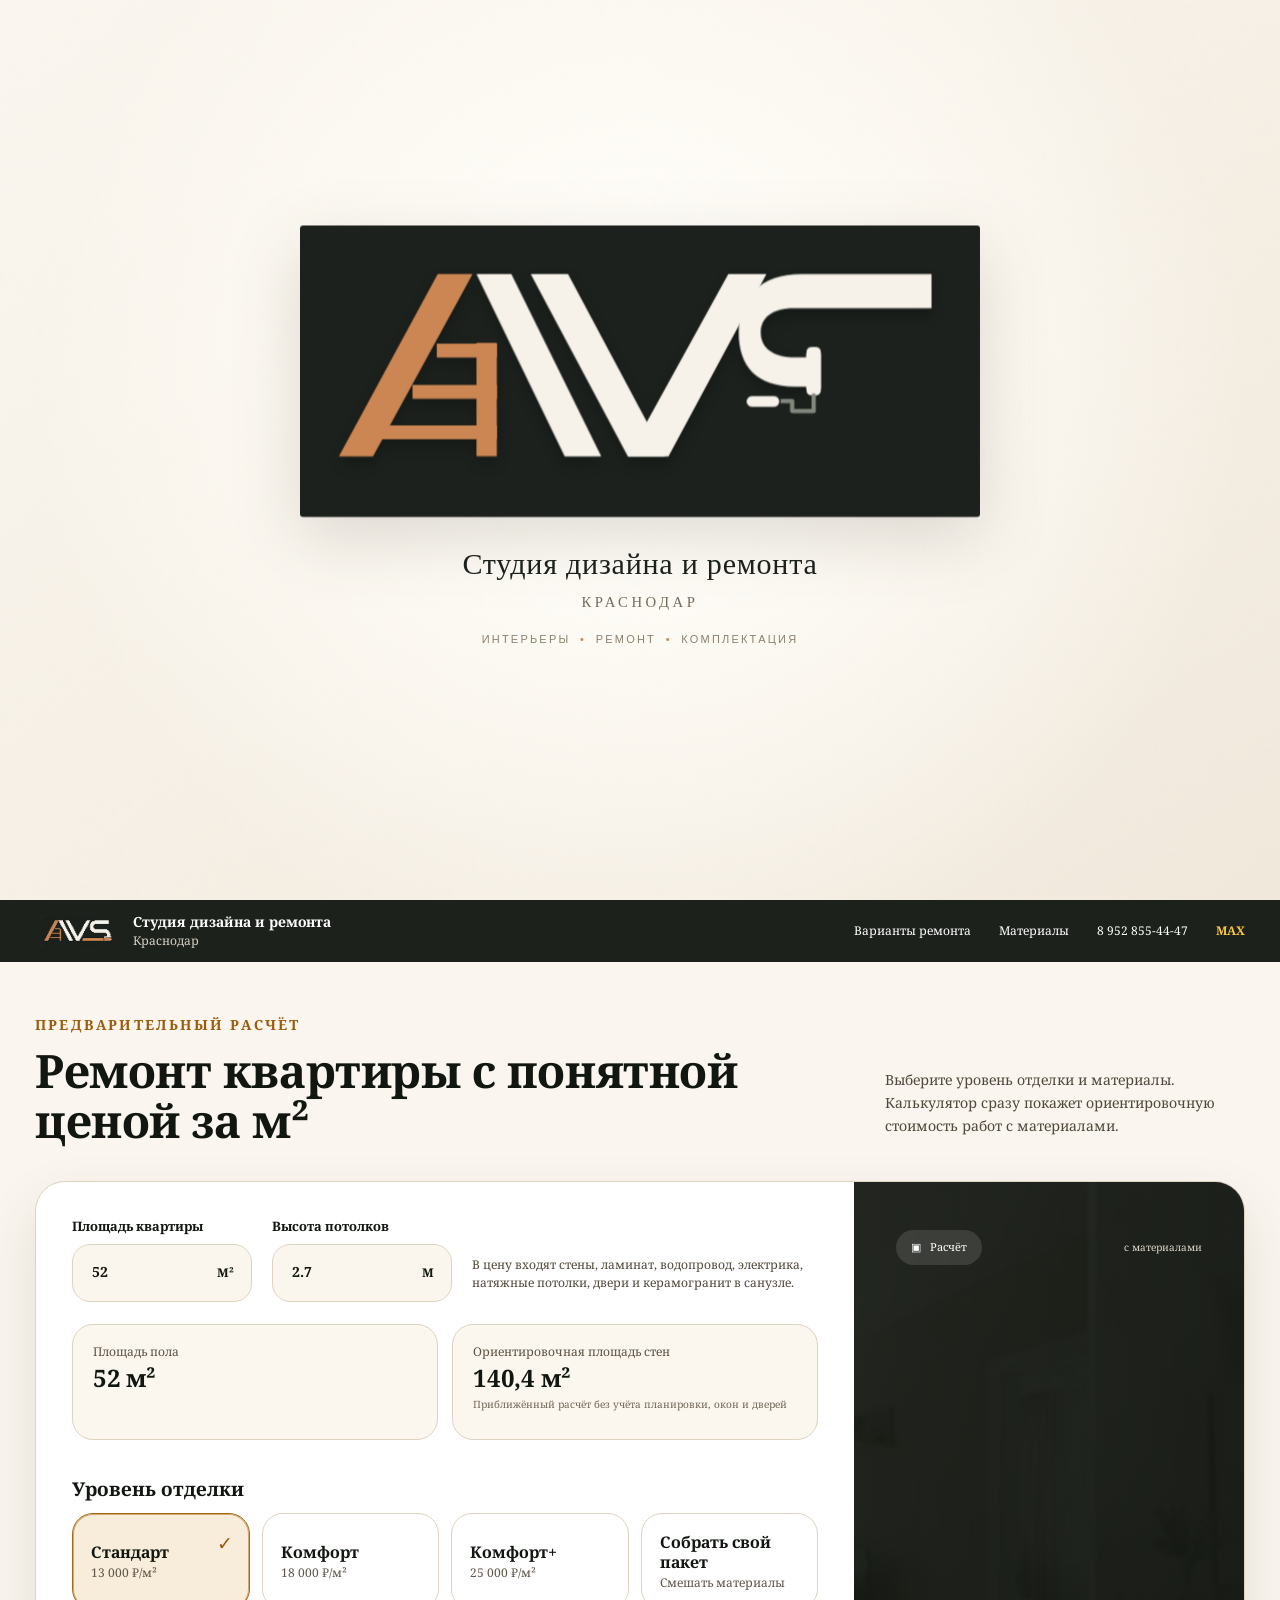
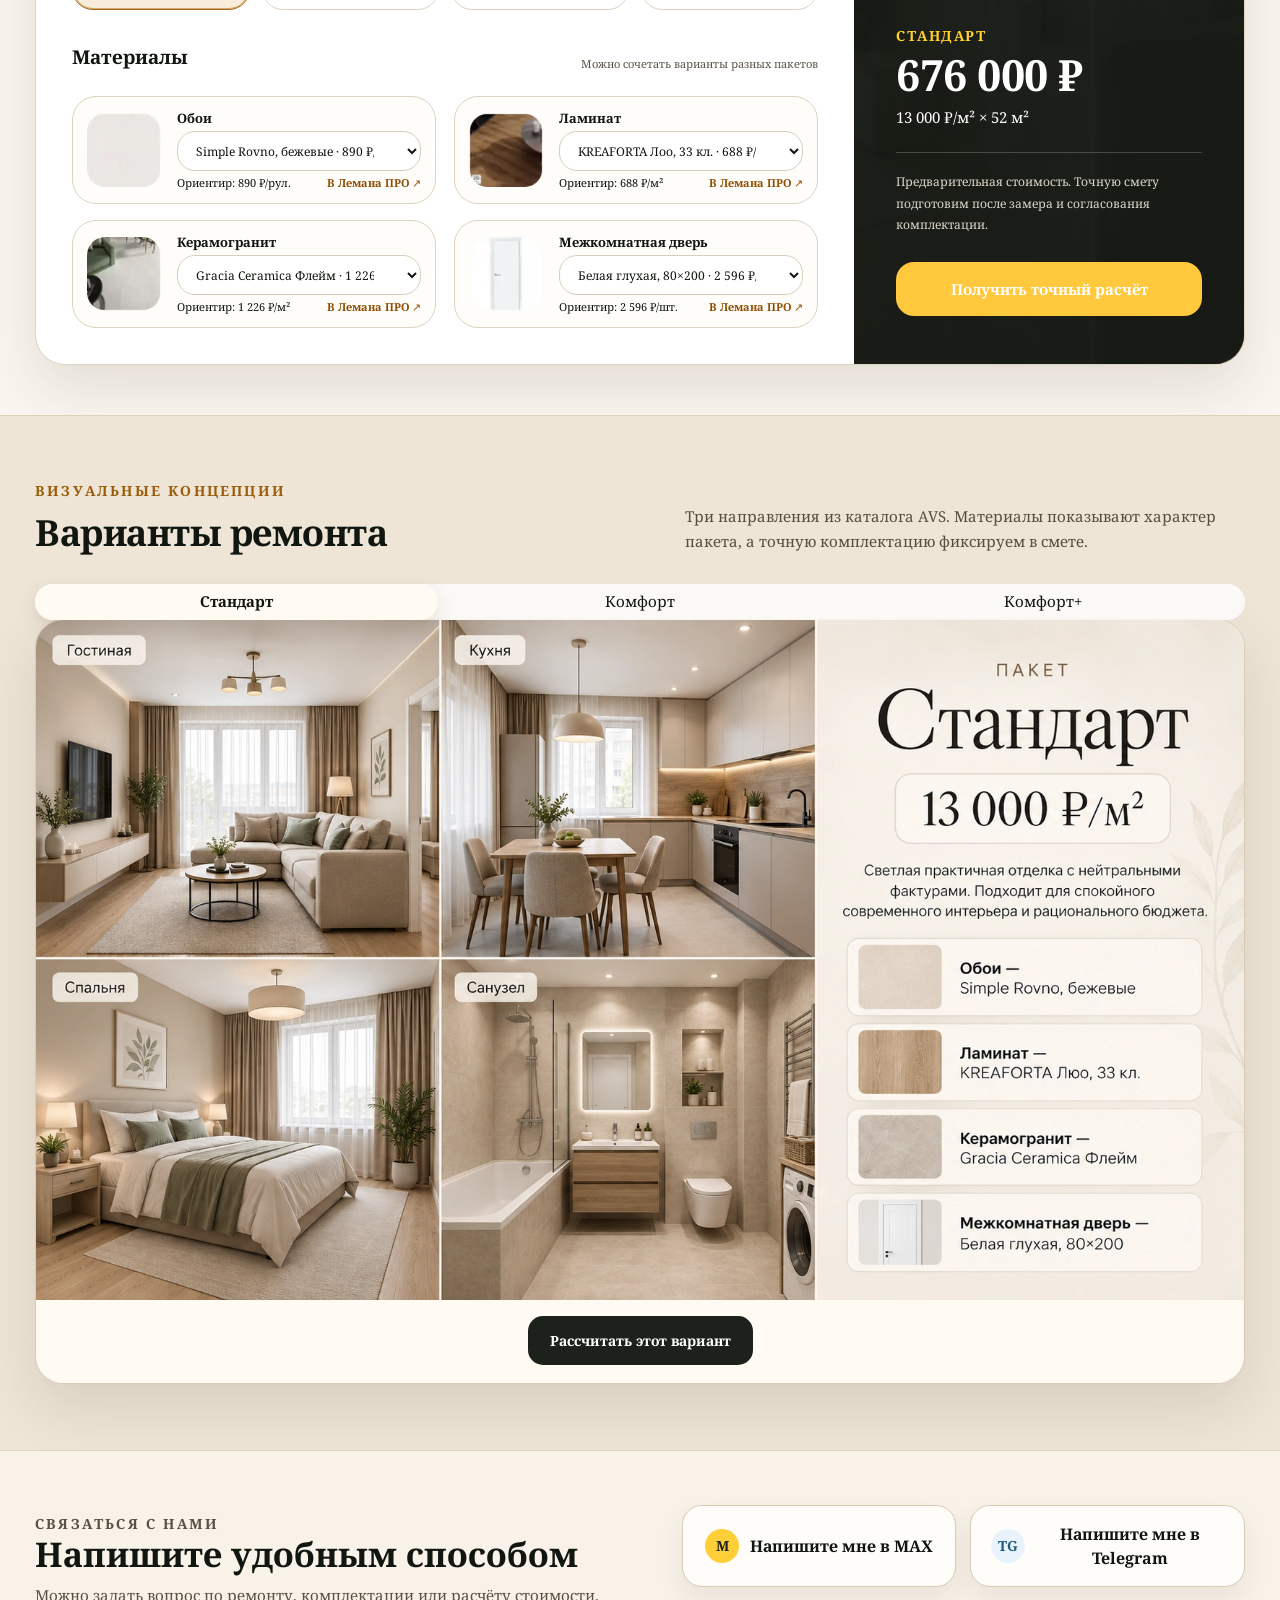
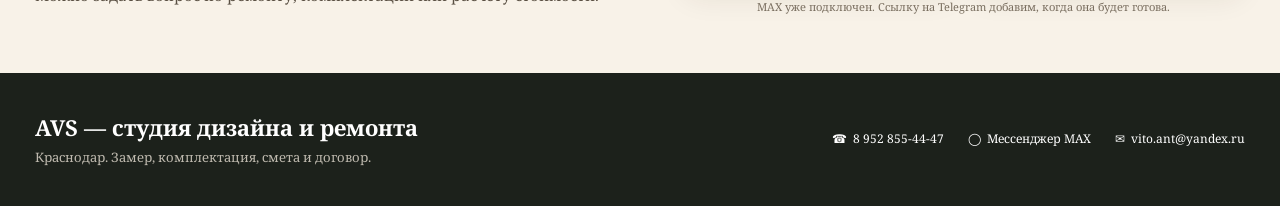
<file: index.html>
<!doctype html>
<html lang="ru">
<head>
  <meta charset="utf-8" />
  <meta name="viewport" content="width=device-width, initial-scale=1" />
  <title>AVS — студия дизайна и ремонта | Краснодар</title>
  <meta name="description" content="Ремонт квартир в Краснодаре с понятной ценой за м². Калькулятор стоимости, варианты отделки и материалы Лемана ПРО." />
  <meta name="theme-color" content="#1d211c" />
  <meta property="og:title" content="AVS — студия дизайна и ремонта" />
  <meta property="og:description" content="Ремонт квартиры с понятной ценой за м² в Краснодаре." />
  <meta property="og:type" content="website" />
  <meta property="og:url" content="https://avs-design.ru/" />
  <link rel="icon" href="assets/logo.png" type="image/png" />
  <link rel="stylesheet" href="styles.css?v=16" />
  <style>
    .contact-channels{background:#f8f2e8;border-top:1px solid #ded2c0;padding:54px 0 58px}
    .contact-channels__inner{display:grid;grid-template-columns:minmax(0,1fr) minmax(420px,.95fr);gap:54px;align-items:center}
    .contact-channels__copy h2{margin:0 0 10px;font-size:34px;line-height:1.12}
    .contact-channels__copy p{margin:0;color:#5a5043;max-width:650px;line-height:1.65}
    .contact-channels__buttons{display:grid;grid-template-columns:1fr 1fr;gap:14px}
    .contact-channel{min-height:72px;border:1px solid #d8cbb8;border-radius:20px;background:#fffdfa;color:#111710;display:flex;align-items:center;justify-content:center;gap:11px;padding:16px 20px;font:inherit;font-weight:700;font-size:16px;box-shadow:0 12px 28px rgba(54,44,25,.08);cursor:default}
    .contact-channel[href]{cursor:pointer}
    .contact-channel__icon{width:34px;height:34px;border-radius:50%;display:grid;place-items:center;font-size:14px;font-weight:700;flex:0 0 34px}
    .contact-channel--max .contact-channel__icon{background:#ffcf37;color:#1d211c}
    .contact-channel--telegram .contact-channel__icon{background:#e9f3fb;color:#245b7c}
    .contact-channels__note{grid-column:1/-1;text-align:center;color:#7a6f60;font-size:11px;margin-top:-2px}
    @media(max-width:820px){.contact-channels{padding:38px 0 42px}.contact-channels__inner{grid-template-columns:1fr;gap:22px}.contact-channels__copy h2{font-size:30px}.contact-channels__buttons{grid-template-columns:1fr}.contact-channel{min-height:64px}}
  </style>
</head>
<body>
  <section class="logo-intro" id="top" aria-labelledby="logo-intro-title">
    <div class="blueprint" aria-hidden="true">
      <span class="blueprint__line blueprint__line--horizontal"></span>
      <span class="blueprint__line blueprint__line--vertical"></span>
      <span class="blueprint__measure blueprint__measure--top"></span>
      <span class="blueprint__measure blueprint__measure--side"></span>
    </div>

    <div class="identity">
      <h1 id="logo-intro-title" class="visually-hidden">AVS — студия дизайна и ремонта</h1>

      <div class="mark" aria-hidden="true">
        <svg class="mark__svg" viewBox="0 0 840 360" role="img" aria-label="AVS">
          <defs>
            <path id="shape-a-left" d="M170 60h43L90 285H48Z" />
            <path id="shape-a-right" d="M218 60h43l111 225h-45Z" />
            <path id="shape-a-rail" d="M218 145h25v140h-25Z" />
            <path id="shape-a-step-1" d="M169 146h74v17h-74Z" />
            <path id="shape-a-step-2" d="M139 197h104v17H139Z" />
            <path id="shape-a-step-3" d="M69 247h174v17H69Z" />
            <path id="shape-v-left" d="M285 60h46l120 225h-46Z" />
            <path id="shape-v-right" d="M529 60h47L455 285h-50Z" />
            <path id="shape-s-body" d="M620 60h160v42H610c-27 0-41 12-41 30 0 20 16 31 43 31h126c50 0 77 25 77 65 0 25-11 43-33 54l-41-25c14-5 21-14 21-27 0-20-15-31-43-31H612c-48 0-70-25-70-66 0-45 27-73 78-73Z" />
            <path id="shape-s-base" d="M761 244c28 0 43-12 43-34h12v27c0 32-21 48-60 48H480v-27h267c6 0 11-5 14-14Z" />
            <path id="paint-route" d="M785 80C715 78 636 77 603 82c-31 5-48 21-48 49 0 31 24 49 61 49h120c38 0 62 18 62 47 0 28-24 44-63 44H487" />

            <mask id="s-reveal-mask" maskUnits="userSpaceOnUse" x="470" y="35" width="365" height="275" style="mask-type:alpha">
              <path class="s-reveal-stroke" />
            </mask>

            <filter id="panel-shadow" x="-10%" y="-18%" width="120%" height="150%">
              <feDropShadow dx="0" dy="9" stdDeviation="8" flood-color="#050705" flood-opacity=".22" />
            </filter>
          </defs>

          <rect class="logo-field" width="840" height="360" rx="4" />

          <g class="assembly-layer" filter="url(#panel-shadow)">
            <g class="assembly-a">
              <use class="piece build-gold a-leg a-leg--left" href="#shape-a-left" />
              <use class="piece build-ivory a-leg a-leg--right" href="#shape-a-right" />
              <use class="piece build-gold a-ladder-rail" href="#shape-a-rail" />
              <use class="piece build-gold a-step a-step--one" href="#shape-a-step-1" />
              <use class="piece build-gold a-step a-step--two" href="#shape-a-step-2" />
              <use class="piece build-gold a-step a-step--three" href="#shape-a-step-3" />
            </g>

            <g class="assembly-v">
              <g class="v-hinge">
                <circle class="v-hinge__ring" cx="430" cy="281" r="10" />
                <circle class="v-hinge__pin" cx="430" cy="281" r="3.2" />
              </g>
              <use class="piece build-ivory v-leg v-leg--left" href="#shape-v-left" />
              <use class="piece build-ivory v-leg v-leg--right" href="#shape-v-right" />
            </g>

            <g class="s-build" mask="url(#s-reveal-mask)">
              <use class="build-ivory" href="#shape-s-body" />
              <use class="build-gold" href="#shape-s-base" />
            </g>
          </g>

          <g class="final-logo" filter="url(#panel-shadow)">
            <use class="brand-gold" href="#shape-a-left" />
            <use class="brand-ivory" href="#shape-a-right" />
            <use class="brand-gold" href="#shape-a-rail" />
            <use class="brand-gold" href="#shape-a-step-1" />
            <use class="brand-gold" href="#shape-a-step-2" />
            <use class="brand-gold" href="#shape-a-step-3" />
            <use class="brand-ivory" href="#shape-v-left" />
            <use class="brand-ivory" href="#shape-v-right" />
            <use class="brand-ivory" href="#shape-s-body" />
            <use class="brand-gold" href="#shape-s-base" />
          </g>

          <g class="roller" aria-hidden="true">
            <g class="roller__tool" transform="scale(.88)">
              <rect class="roller__paint" x="-34" y="-10" width="68" height="20" rx="7" />
              <path class="roller__edge" d="M-25-10h50M-25 10h50" />
              <path class="roller__arm" d="M34 0h22v30H42v20" />
              <rect class="roller__handle" x="34" y="47" width="17" height="48" rx="8.5" />
            </g>
          </g>
        </svg>
      </div>

      <div class="identity__copy">
        <p class="identity__title">Студия дизайна и ремонта</p>
        <p class="identity__location">Краснодар</p>
        <p class="identity__services">Интерьеры <span>•</span> Ремонт <span>•</span> Комплектация</p>
      </div>
    </div>

    <p class="motion-note" role="status" aria-live="polite"></p>
  </section>

  <header class="topbar">
    <div class="topbar__inner wrap">
      <a class="brand" href="#top" aria-label="AVS — студия дизайна и ремонта">
        <img class="brand__logo" src="assets/logo.png" alt="AVS" />
        <span class="brand__text"><strong>Студия дизайна и ремонта</strong><small>Краснодар</small></span>
      </a>
      <nav class="nav" aria-label="Основная навигация">
        <a href="#variants">Варианты ремонта</a>
        <a href="#materials">Материалы</a>
        <a href="tel:+79528554447">8 952 855-44-47</a>
        <a class="nav__max" href="https://max.ru/u/f9LHodD0cOJnn-2HhVzQsTGIbUeihIXWPg1VbgTdzcwkybjfX0ruWfQxtZI" target="_blank" rel="noopener">MAX</a>
      </nav>
    </div>
  </header>

  <main id="site-content">
    <section class="hero section">
      <div class="wrap">
        <div class="hero__head">
          <div>
            <p class="eyebrow">ПРЕДВАРИТЕЛЬНЫЙ РАСЧЁТ</p>
            <h1>Ремонт квартиры с понятной<br class="desktop" /> ценой за м²</h1>
          </div>
          <p class="hero__lead">Выберите уровень отделки и материалы. Калькулятор сразу покажет ориентировочную стоимость работ с материалами.</p>
        </div>

        <div class="calculator" id="calculator">
          <div class="calculator__form">
            <div class="calc-inputs">
              <label class="field">
                <span>Площадь квартиры</span>
                <span class="input-shell"><input id="area" inputmode="decimal" type="number" min="10" max="500" step="1" value="52" /><b>м²</b></span>
              </label>
              <label class="field">
                <span>Высота потолков</span>
                <span class="input-shell"><input id="height" inputmode="decimal" type="number" min="2" max="5" step="0.1" value="2.7" /><b>м</b></span>
              </label>
              <p class="calc-note">В цену входят стены, ламинат, водопровод, электрика, натяжные потолки, двери и керамогранит в санузле.</p>
            </div>

            <div class="area-cards">
              <div class="area-card"><span>Площадь пола</span><strong><span id="floorArea">52</span> м²</strong></div>
              <div class="area-card"><span>Ориентировочная площадь стен</span><strong><span id="wallArea">140,4</span> м²</strong><small>Приближённый расчёт без учёта планировки, окон и дверей</small></div>
            </div>

            <div class="finish-block">
              <h2>Уровень отделки</h2>
              <div class="finish-tabs" id="finishTabs">
                <button class="finish-tab active" data-package="standard"><strong>Стандарт</strong><span>13 000 ₽/м²</span><i>✓</i></button>
                <button class="finish-tab" data-package="comfort"><strong>Комфорт</strong><span>18 000 ₽/м²</span><i>✓</i></button>
                <button class="finish-tab" data-package="plus"><strong>Комфорт+</strong><span>25 000 ₽/м²</span><i>✓</i></button>
                <button class="finish-tab" data-package="custom"><strong>Собрать свой пакет</strong><span>Смешать материалы</span><i>✓</i></button>
              </div>
            </div>

            <div class="materials-block" id="materials">
              <div class="materials-head"><h2>Материалы</h2><span>Можно сочетать варианты разных пакетов</span></div>
              <div class="material-grid">
                <article class="material-card" data-kind="wall">
                  <img id="wallThumb" src="assets/wall-standard.webp?v10" alt="Обои" />
                  <div class="material-card__content">
                    <strong>Обои</strong>
                    <select id="wallSelect" aria-label="Выбрать обои"></select>
                    <div class="material-meta"><span id="wallPrice"></span><a id="wallLink" target="_blank" rel="noopener">В Лемана ПРО ↗</a></div>
                  </div>
                </article>
                <article class="material-card" data-kind="floor">
                  <img id="floorThumb" src="assets/floor-standard.webp?v10" alt="Ламинат" />
                  <div class="material-card__content">
                    <strong>Ламинат</strong>
                    <select id="floorSelect" aria-label="Выбрать ламинат"></select>
                    <div class="material-meta"><span id="floorPrice"></span><a id="floorLink" target="_blank" rel="noopener">В Лемана ПРО ↗</a></div>
                  </div>
                </article>
                <article class="material-card" data-kind="tile">
                  <img id="tileThumb" src="assets/tile-standard.webp?v10" alt="Керамогранит" />
                  <div class="material-card__content">
                    <strong>Керамогранит</strong>
                    <select id="tileSelect" aria-label="Выбрать керамогранит"></select>
                    <div class="material-meta"><span id="tilePrice"></span><a id="tileLink" target="_blank" rel="noopener">В Лемана ПРО ↗</a></div>
                  </div>
                </article>
                <article class="material-card" data-kind="door">
                  <img id="doorThumb" src="assets/door-standard.webp?v10" alt="Межкомнатная дверь" />
                  <div class="material-card__content">
                    <strong>Межкомнатная дверь</strong>
                    <select id="doorSelect" aria-label="Выбрать межкомнатную дверь"></select>
                    <div class="material-meta"><span id="doorPrice"></span><a id="doorLink" target="_blank" rel="noopener">В Лемана ПРО ↗</a></div>
                  </div>
                </article>
              </div>
            </div>
          </div>

          <aside class="result-card">
            <div class="result-card__shade"></div>
            <div class="result-card__content">
              <div class="result-badges"><span>▣ &nbsp; Расчёт</span><small>с материалами</small></div>
              <div class="result-bottom">
                <p class="result-package" id="resultPackage">СТАНДАРТ</p>
                <div class="result-price" id="resultPrice">676 000 ₽</div>
                <p class="result-formula"><span id="resultRate">13 000</span> ₽/м² × <span id="resultArea">52</span> м²</p>
                <hr />
                <p class="result-note">Предварительная стоимость. Точную смету подготовим после замера и согласования комплектации.</p>
                <button class="cta" id="exactCalc">Получить точный расчёт</button>
              </div>
            </div>
          </aside>
        </div>
      </div>
    </section>

    <section class="variants section" id="variants">
      <div class="wrap">
        <div class="variants__head">
          <div><p class="eyebrow">ВИЗУАЛЬНЫЕ КОНЦЕПЦИИ</p><h2>Варианты ремонта</h2></div>
          <p>Три направления из каталога AVS. Материалы показывают характер пакета, а точную комплектацию фиксируем в смете.</p>
        </div>
        <div class="variant-tabs" role="tablist">
          <button class="variant-tab active" data-variant="standard">Стандарт</button>
          <button class="variant-tab" data-variant="comfort">Комфорт</button>
          <button class="variant-tab" data-variant="plus">Комфорт+</button>
        </div>
        <div class="variant-panel">
          <div class="variant-photo"><img id="variantImage" alt="Интерьер пакета Стандарт" /></div>
          <div class="variant-copy">
            <div class="variant-top"><div><span>ПАКЕТ</span><h3 id="variantTitle">Стандарт</h3></div><strong id="variantRate">13 000 ₽/м²</strong></div>
            <p id="variantDescription">Светлая практичная отделка с нейтральными фактурами. Подходит для спокойного современного интерьера и рационального бюджета.</p>
            <div class="palette" id="variantPalette" aria-hidden="true"></div>
            <div class="variant-materials" id="variantMaterials"></div>
            <button class="variant-cta" id="variantCalc">Рассчитать этот вариант</button>
          </div>
        </div>
      </div>
    </section>

    <section class="contact-channels" id="contact">
      <div class="wrap contact-channels__inner">
        <div class="contact-channels__copy">
          <p class="eyebrow">СВЯЗАТЬСЯ С НАМИ</p>
          <h2>Напишите удобным способом</h2>
          <p>Можно задать вопрос по ремонту, комплектации или расчёту стоимости.</p>
        </div>
        <div class="contact-channels__buttons">
          <a class="contact-channel contact-channel--max" href="https://max.ru/u/f9LHodD0cOJnn-2HhVzQsTGIbUeihIXWPg1VbgTdzcwkybjfX0ruWfQxtZI" target="_blank" rel="noopener" aria-label="Напишите мне в MAX">
            <span class="contact-channel__icon">M</span>
            <span>Напишите мне в MAX</span>
          </a>
          <button class="contact-channel contact-channel--telegram" type="button" aria-label="Напишите мне в Telegram">
            <span class="contact-channel__icon">TG</span>
            <span>Напишите мне в Telegram</span>
          </button>
          <div class="contact-channels__note">MAX уже подключен. Ссылку на Telegram добавим, когда она будет готова.</div>
        </div>
      </div>
    </section>
  </main>

  <footer class="footer">
    <div class="wrap footer__inner">
      <div><strong>AVS — студия дизайна и ремонта</strong><span>Краснодар. Замер, комплектация, смета и договор.</span></div>
      <div class="footer__contacts">
        <a href="tel:+79528554447">☎ &nbsp;8 952 855-44-47</a>
        <a href="https://max.ru/u/f9LHodD0cOJnn-2HhVzQsTGIbUeihIXWPg1VbgTdzcwkybjfX0ruWfQxtZI" target="_blank" rel="noopener">◯ &nbsp;Мессенджер MAX</a>
        <a href="mailto:vito.ant@yandex.ru">✉ &nbsp;vito.ant@yandex.ru</a>
      </div>
    </div>
  </footer>

  <dialog id="contactDialog" class="contact-dialog">
    <button class="dialog-close" id="dialogClose" aria-label="Закрыть">×</button>
    <p class="eyebrow">ТОЧНЫЙ РАСЧЁТ</p>
    <h3>Передайте параметры — подготовим смету</h3>
    <p id="dialogSummary"></p>
    <div class="dialog-actions">
      <a id="callLink" href="tel:+79528554447">Позвонить</a>
      <a id="mailLink" href="mailto:vito.ant@yandex.ru">Написать на e-mail</a>
    </div>
  </dialog>

  <script src="logo-intro.js?v=1"></script>
  <script src="app.js?v=14"></script>
</body>
</html>
</file>
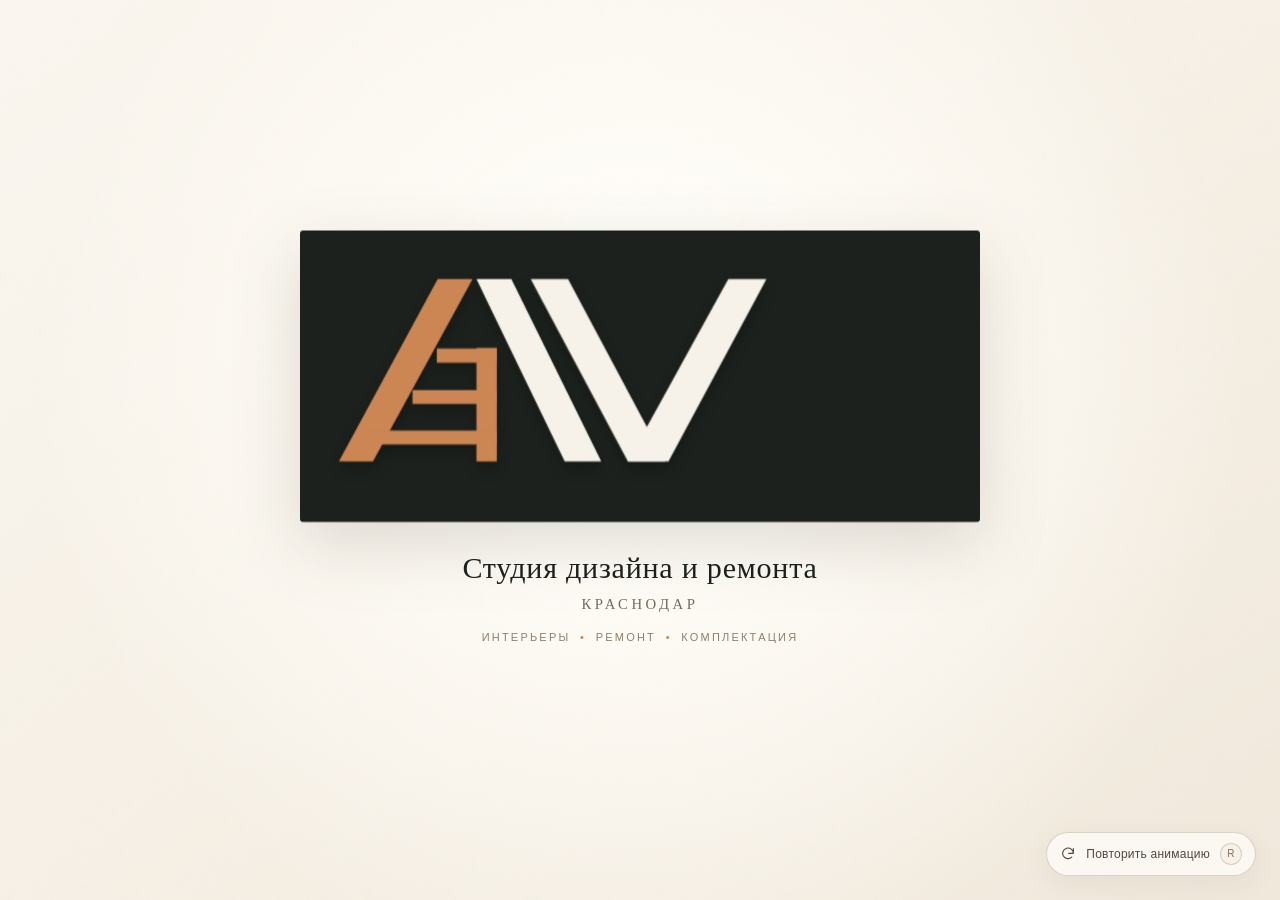
<file: logo-animation.html>
<!doctype html>
<html lang="ru">
<head>
  <meta charset="utf-8" />
  <meta name="viewport" content="width=device-width, initial-scale=1, viewport-fit=cover" />
  <meta name="theme-color" content="#f6f0e6" />
  <meta name="description" content="Демонстрация сборки фирменного логотипа AVS." />
  <title>AVS — анимация логотипа</title>
  <style>
    :root {
      --ink: #111710;
      --panel: #1c211d;
      --paper: #f6f0e6;
      --paper-deep: #eee5d7;
      --line: #ded2c0;
      --brand-gold: #cc8652;
      --brand-ivory: #f6f2ea;
      --build-gold: #a97955;
      --build-ivory: #c8cbc3;
    }

    @property --build-gold {
      syntax: "<color>";
      inherits: true;
      initial-value: #a97955;
    }

    @property --build-ivory {
      syntax: "<color>";
      inherits: true;
      initial-value: #c8cbc3;
    }

    *,
    *::before,
    *::after {
      box-sizing: border-box;
    }

    html {
      min-width: 320px;
      min-height: 100%;
      background: var(--paper);
    }

    body {
      min-width: 320px;
      min-height: 100%;
      margin: 0;
      overflow: hidden;
      color: var(--ink);
      background: var(--paper);
      font-family: Georgia, Cambria, "Times New Roman", serif;
      -webkit-font-smoothing: antialiased;
      text-rendering: optimizeLegibility;
    }

    button {
      font: inherit;
    }

    .intro {
      position: relative;
      isolation: isolate;
      display: grid;
      min-height: 100vh;
      min-height: 100svh;
      padding:
        max(28px, env(safe-area-inset-top))
        max(24px, env(safe-area-inset-right))
        max(28px, env(safe-area-inset-bottom))
        max(24px, env(safe-area-inset-left));
      overflow: hidden;
      place-items: center;
      background:
        radial-gradient(circle at 50% 43%, rgba(255, 253, 248, .98) 0 20%, rgba(255, 253, 248, .45) 52%, transparent 74%),
        linear-gradient(145deg, #faf6ef 0%, var(--paper) 48%, var(--paper-deep) 120%);
    }

    .intro::before {
      position: absolute;
      z-index: -1;
      inset: 0;
      background-image: url("data:image/svg+xml,%3Csvg viewBox='0 0 160 160' xmlns='http://www.w3.org/2000/svg'%3E%3Cfilter id='n'%3E%3CfeTurbulence type='fractalNoise' baseFrequency='.75' numOctaves='3' stitchTiles='stitch'/%3E%3C/filter%3E%3Crect width='100%25' height='100%25' filter='url(%23n)' opacity='.42'/%3E%3C/svg%3E");
      content: "";
      opacity: .025;
      pointer-events: none;
    }

    .identity {
      width: min(680px, 78vw);
      transform: translateY(-1.5vh);
      text-align: center;
    }

    .mark {
      width: 100%;
      margin-inline: auto;
      filter: drop-shadow(0 22px 34px rgba(54, 44, 25, .16));
    }

    .mark__svg {
      display: block;
      width: 100%;
      height: auto;
      overflow: visible;
      border-radius: 3px;
    }

    .logo-field {
      fill: var(--panel);
    }

    .build-gold {
      fill: var(--build-gold);
    }

    .build-ivory {
      fill: var(--build-ivory);
    }

    .brand-gold {
      fill: var(--brand-gold);
    }

    .brand-ivory {
      fill: var(--brand-ivory);
    }

    .assembly-layer,
    .final-logo,
    .piece {
      transform-box: view-box;
    }

    .piece {
      transform-origin: center;
    }

    .final-logo {
      display: none;
      opacity: 1;
    }

    .a-leg,
    .a-ladder-rail,
    .a-step,
    .v-leg,
    .v-hinge {
      opacity: 0;
    }

    .a-ladder-rail {
      transform-origin: 231px 216px;
    }

    .a-step {
      transform-origin: right center;
    }

    .v-leg {
      transform-origin: 430px 282px;
    }

    .v-hinge {
      transform-box: view-box;
      transform-origin: 430px 281px;
    }

    .v-hinge__ring {
      fill: var(--panel);
      stroke: var(--build-gold);
      stroke-width: 4;
    }

    .v-hinge__pin {
      fill: var(--build-ivory);
    }

    .s-reveal-stroke {
      fill: none;
      stroke: #fff;
      stroke-linecap: butt;
      stroke-linejoin: round;
      stroke-width: 50;
    }

    .roller {
      opacity: 0;
      pointer-events: none;
    }

    .roller__paint {
      fill: var(--brand-ivory);
    }

    .roller__edge {
      fill: none;
      stroke: rgba(246, 242, 234, .52);
      stroke-width: 2;
    }

    .roller__arm {
      fill: none;
      stroke: #81877d;
      stroke-linecap: round;
      stroke-linejoin: round;
      stroke-width: 6;
    }

    .roller__handle {
      fill: var(--brand-ivory);
      stroke: var(--panel);
      stroke-width: 2;
    }

    .identity__copy {
      margin-top: clamp(18px, 2.5vw, 28px);
    }

    .identity__copy p {
      margin: 0;
    }

    .identity__title {
      color: var(--panel);
      font-size: clamp(20px, 2.35vw, 31px);
      letter-spacing: .025em;
      line-height: 1.25;
      opacity: 0;
      transform: translateY(9px);
    }

    .identity__location {
      margin-top: 8px !important;
      color: #756b5d;
      font-size: clamp(12px, 1.15vw, 15px);
      letter-spacing: .24em;
      opacity: 0;
      text-transform: uppercase;
      transform: translateY(7px);
    }

    .identity__services {
      margin-top: 18px !important;
      color: #8b806f;
      font-family: Arial, Helvetica, sans-serif;
      font-size: clamp(9px, .9vw, 11px);
      font-weight: 500;
      letter-spacing: .2em;
      opacity: 0;
      text-transform: uppercase;
      transform: translateY(6px);
    }

    .identity__services span {
      color: var(--brand-gold);
      margin-inline: .4em;
    }

    .blueprint {
      position: absolute;
      top: 50%;
      left: 50%;
      width: min(730px, 82vw);
      aspect-ratio: 84 / 36;
      opacity: 0;
      pointer-events: none;
      transform: translate(-50%, -58%);
    }

    .blueprint__line,
    .blueprint__measure {
      position: absolute;
      display: block;
    }

    .blueprint__line {
      background: rgba(155, 93, 11, .13);
    }

    .blueprint__line--horizontal {
      top: 50%;
      right: -4%;
      left: -4%;
      height: 1px;
    }

    .blueprint__line--vertical {
      top: -10%;
      bottom: -10%;
      left: 50%;
      width: 1px;
    }

    .blueprint__measure {
      border-color: rgba(155, 93, 11, .17);
      border-style: solid;
    }

    .blueprint__measure--top {
      top: 5%;
      right: 0;
      left: 0;
      height: 7px;
      border-width: 1px 1px 0;
    }

    .blueprint__measure--side {
      top: 0;
      right: 4%;
      bottom: 0;
      width: 7px;
      border-width: 1px 0 1px 1px;
    }

    .replay {
      position: absolute;
      right: max(24px, env(safe-area-inset-right));
      bottom: max(24px, env(safe-area-inset-bottom));
      display: flex;
      min-height: 44px;
      align-items: center;
      gap: 10px;
      padding: 10px 13px;
      border: 1px solid rgba(111, 96, 74, .25);
      border-radius: 999px;
      color: #51493e;
      background: rgba(255, 253, 250, .72);
      box-shadow: 0 8px 28px rgba(54, 44, 25, .06);
      cursor: pointer;
      font-family: Arial, Helvetica, sans-serif;
      font-size: 12px;
      letter-spacing: .02em;
      -webkit-backdrop-filter: blur(10px);
      backdrop-filter: blur(10px);
      transition: border-color .2s ease, background .2s ease, transform .2s ease;
    }

    .replay:hover {
      border-color: rgba(204, 134, 82, .65);
      background: rgba(255, 253, 250, .95);
    }

    .replay:active {
      transform: scale(.98);
    }

    .replay:focus-visible {
      outline: 2px solid var(--brand-gold);
      outline-offset: 3px;
    }

    .replay svg {
      width: 16px;
      height: 16px;
      fill: none;
      stroke: currentColor;
      stroke-linecap: round;
      stroke-linejoin: round;
      stroke-width: 1.7;
    }

    .replay kbd {
      display: grid;
      width: 22px;
      height: 22px;
      border: 1px solid rgba(111, 96, 74, .24);
      border-radius: 50%;
      place-items: center;
      color: #7a7062;
      background: rgba(246, 240, 230, .8);
      font: 10px/1 Arial, sans-serif;
    }

    .motion-note,
    .visually-hidden {
      position: absolute;
      width: 1px;
      height: 1px;
      padding: 0;
      margin: -1px;
      overflow: hidden;
      clip: rect(0 0 0 0);
      white-space: nowrap;
      border: 0;
    }

    .is-running .logo-field {
      animation: field-in .35s ease-out both;
    }

    .is-running .blueprint {
      animation: blueprint-in 3.08s ease both;
    }

    .is-running .a-leg--left {
      animation: a-left-set .55s cubic-bezier(.2, .72, .22, 1) .15s both;
    }

    .is-running .a-leg--right {
      animation: a-right-set .58s cubic-bezier(.2, .72, .22, 1) .2s both;
    }

    .is-running .a-ladder-rail {
      animation: rail-set .22s cubic-bezier(.22, .72, .28, 1) .58s both;
    }

    .is-running .a-step--one {
      animation: step-set .18s cubic-bezier(.2, .72, .25, 1) .72s both;
    }

    .is-running .a-step--two {
      animation: step-set .18s cubic-bezier(.2, .72, .25, 1) .86s both;
    }

    .is-running .a-step--three {
      animation: step-set .18s cubic-bezier(.2, .72, .25, 1) 1s both;
    }

    .is-running .v-leg--left {
      animation: v-open-left .8s cubic-bezier(.3, .68, .24, 1) .65s both;
    }

    .is-running .v-leg--right {
      animation: v-open-right .8s cubic-bezier(.3, .68, .24, 1) .65s both;
    }

    .is-running .v-hinge {
      animation: hinge-in 1.03s ease-in-out .58s both;
    }

    .is-running .assembly-layer {
      animation: settle-palette .16s cubic-bezier(.22, .61, .36, 1) 2.9s both;
    }

    .is-running .identity__title {
      animation: copy-in .38s ease-out 3.2s both;
    }

    .is-running .identity__location {
      animation: copy-in .34s ease-out 3.3s both;
    }

    .is-running .identity__services {
      animation: copy-in .3s ease-out 3.4s both;
    }

    @keyframes field-in {
      from { opacity: 0; }
      to { opacity: 1; }
    }

    @keyframes blueprint-in {
      0% { opacity: 0; }
      8% { opacity: 1; }
      78% { opacity: .58; }
      100% { opacity: 0; }
    }

    @keyframes a-left-set {
      0% { opacity: 0; transform: translate(-82px, 94px); }
      12% { opacity: 1; }
      86% { opacity: 1; transform: translate(2px, -2px); }
      100% { opacity: 1; transform: none; }
    }

    @keyframes a-right-set {
      0% { opacity: 0; transform: translate(78px, -92px); }
      12% { opacity: 1; }
      86% { opacity: 1; transform: translate(-2px, 2px); }
      100% { opacity: 1; transform: none; }
    }

    @keyframes rail-set {
      0% { opacity: 0; transform: scaleY(.12); }
      30% { opacity: 1; }
      100% { opacity: 1; transform: scaleY(1); }
    }

    @keyframes step-set {
      0% { opacity: 0; transform: scaleX(.06); }
      22% { opacity: 1; }
      85% { opacity: 1; transform: scaleX(1.025); }
      100% { opacity: 1; transform: none; }
    }

    @keyframes v-open-left {
      0% { opacity: 0; transform: rotate(28deg); }
      10% { opacity: 1; }
      86% { opacity: 1; transform: rotate(-.8deg); }
      100% { opacity: 1; transform: rotate(0); }
    }

    @keyframes v-open-right {
      0% { opacity: 0; transform: rotate(-28deg); }
      10% { opacity: 1; }
      86% { opacity: 1; transform: rotate(.8deg); }
      100% { opacity: 1; transform: rotate(0); }
    }

    @keyframes hinge-in {
      0% { opacity: 0; transform: scale(.65); transform-origin: 430px 282px; }
      12% { opacity: 1; transform: scale(1); }
      82% { opacity: .92; }
      100% { opacity: 0; }
    }

    @keyframes settle-palette {
      from {
        --build-gold: #a97955;
        --build-ivory: #c8cbc3;
      }
      to {
        --build-gold: #cc8652;
        --build-ivory: #f6f2ea;
      }
    }

    @keyframes copy-in {
      to { opacity: 1; transform: none; }
    }

    @media (max-width: 680px) {
      .intro {
        padding-inline: 18px;
      }

      .identity {
        width: min(92vw, 560px);
        transform: translateY(-3vh);
      }

      .identity__copy {
        margin-top: 16px;
      }

      .identity__services {
        margin-top: 15px !important;
        letter-spacing: .12em;
      }

      .blueprint {
        width: 96vw;
      }

      .replay {
        right: 50%;
        bottom: max(18px, env(safe-area-inset-bottom));
        transform: translateX(50%);
      }

      .replay:active {
        transform: translateX(50%) scale(.98);
      }

      .replay kbd {
        display: none;
      }
    }

    @media (max-height: 560px) and (orientation: landscape) {
      .identity {
        width: min(63vw, 610px);
        transform: translateY(-2vh);
      }

      .identity__copy {
        margin-top: 12px;
      }

      .identity__services {
        display: none;
      }

      .replay {
        right: max(18px, env(safe-area-inset-right));
        bottom: max(14px, env(safe-area-inset-bottom));
        transform: none;
      }

      .replay:active {
        transform: scale(.98);
      }
    }

    @media (prefers-reduced-motion: reduce) {
      .blueprint,
      .assembly-layer,
      .roller {
        display: none;
      }

      .logo-field,
      .final-logo,
      .identity__title,
      .identity__location,
      .identity__services {
        animation: none !important;
        opacity: 1;
        transform: none;
      }

      .final-logo {
        display: block;
      }

      .replay {
        transition: none;
      }
    }
  </style>
</head>
<body>
  <main class="intro" aria-labelledby="intro-title">
    <div class="blueprint" aria-hidden="true">
      <span class="blueprint__line blueprint__line--horizontal"></span>
      <span class="blueprint__line blueprint__line--vertical"></span>
      <span class="blueprint__measure blueprint__measure--top"></span>
      <span class="blueprint__measure blueprint__measure--side"></span>
    </div>

    <section class="identity">
      <h1 id="intro-title" class="visually-hidden">AVS — студия дизайна и ремонта</h1>

      <div class="mark" aria-hidden="true">
        <svg class="mark__svg" viewBox="0 0 840 360" role="img" aria-label="AVS">
          <defs>
            <!-- Векторные формы восстановлены по assets/logo.png (84 × 36). -->
            <path id="shape-a-left" d="M170 60h43L90 285H48Z" />
            <path id="shape-a-right" d="M218 60h43l111 225h-45Z" />
            <path id="shape-a-rail" d="M218 145h25v140h-25Z" />
            <path id="shape-a-step-1" d="M169 146h74v17h-74Z" />
            <path id="shape-a-step-2" d="M139 197h104v17H139Z" />
            <path id="shape-a-step-3" d="M69 247h174v17H69Z" />
            <path id="shape-v-left" d="M285 60h46l120 225h-46Z" />
            <path id="shape-v-right" d="M529 60h47L455 285h-50Z" />
            <path id="shape-s-body" d="M620 60h160v42H610c-27 0-41 12-41 30 0 20 16 31 43 31h126c50 0 77 25 77 65 0 25-11 43-33 54l-41-25c14-5 21-14 21-27 0-20-15-31-43-31H612c-48 0-70-25-70-66 0-45 27-73 78-73Z" />
            <path id="shape-s-base" d="M761 244c28 0 43-12 43-34h12v27c0 32-21 48-60 48H480v-27h267c6 0 11-5 14-14Z" />
            <path id="paint-route" d="M785 80C715 78 636 77 603 82c-31 5-48 21-48 49 0 31 24 49 61 49h120c38 0 62 18 62 47 0 28-24 44-63 44H487" />

            <mask id="s-reveal-mask" maskUnits="userSpaceOnUse" x="470" y="35" width="365" height="275" style="mask-type: alpha">
              <path class="s-reveal-stroke" />
            </mask>

            <filter id="panel-shadow" x="-10%" y="-18%" width="120%" height="150%">
              <feDropShadow dx="0" dy="9" stdDeviation="8" flood-color="#050705" flood-opacity=".22" />
            </filter>
          </defs>

          <rect class="logo-field" width="840" height="360" rx="4" />

          <g class="assembly-layer" filter="url(#panel-shadow)">
            <g class="assembly-a">
              <use class="piece build-gold a-leg a-leg--left" href="#shape-a-left" />
              <use class="piece build-ivory a-leg a-leg--right" href="#shape-a-right" />
              <use class="piece build-gold a-ladder-rail" href="#shape-a-rail" />
              <use class="piece build-gold a-step a-step--one" href="#shape-a-step-1" />
              <use class="piece build-gold a-step a-step--two" href="#shape-a-step-2" />
              <use class="piece build-gold a-step a-step--three" href="#shape-a-step-3" />
            </g>

            <g class="assembly-v">
              <g class="v-hinge">
                <circle class="v-hinge__ring" cx="430" cy="281" r="10" />
                <circle class="v-hinge__pin" cx="430" cy="281" r="3.2" />
              </g>
              <use class="piece build-ivory v-leg v-leg--left" href="#shape-v-left" />
              <use class="piece build-ivory v-leg v-leg--right" href="#shape-v-right" />
            </g>

            <g class="s-build" mask="url(#s-reveal-mask)">
              <use class="build-ivory" href="#shape-s-body" />
              <use class="build-gold" href="#shape-s-base" />
            </g>
          </g>

          <g class="final-logo" filter="url(#panel-shadow)">
            <use class="brand-gold" href="#shape-a-left" />
            <use class="brand-ivory" href="#shape-a-right" />
            <use class="brand-gold" href="#shape-a-rail" />
            <use class="brand-gold" href="#shape-a-step-1" />
            <use class="brand-gold" href="#shape-a-step-2" />
            <use class="brand-gold" href="#shape-a-step-3" />
            <use class="brand-ivory" href="#shape-v-left" />
            <use class="brand-ivory" href="#shape-v-right" />
            <use class="brand-ivory" href="#shape-s-body" />
            <use class="brand-gold" href="#shape-s-base" />
          </g>

          <g class="roller" aria-hidden="true">
            <g class="roller__tool" transform="scale(.88)">
              <rect class="roller__paint" x="-34" y="-10" width="68" height="20" rx="7" />
              <path class="roller__edge" d="M-25-10h50M-25 10h50" />
              <path class="roller__arm" d="M34 0h22v30H42v20" />
              <rect class="roller__handle" x="34" y="47" width="17" height="48" rx="8.5" />
            </g>
          </g>
        </svg>
      </div>

      <div class="identity__copy">
        <p class="identity__title">Студия дизайна и ремонта</p>
        <p class="identity__location">Краснодар</p>
        <p class="identity__services">Интерьеры <span>•</span> Ремонт <span>•</span> Комплектация</p>
      </div>
    </section>

    <button class="replay" type="button" aria-label="Повторить анимацию логотипа">
      <svg viewBox="0 0 24 24" aria-hidden="true"><path d="M20 11a8 8 0 1 0-2.34 5.66M20 4v7h-7" /></svg>
      <span>Повторить анимацию</span>
      <kbd>R</kbd>
    </button>

    <p class="motion-note" role="status" aria-live="polite"></p>
  </main>

  <script>
    (() => {
      "use strict";

      const root = document.documentElement;
      const replayButton = document.querySelector(".replay");
      const status = document.querySelector(".motion-note");
      const route = document.querySelector("#paint-route");
      const revealStroke = document.querySelector(".s-reveal-stroke");
      const sBuild = document.querySelector(".s-build");
      const roller = document.querySelector(".roller");
      const rollerPaint = document.querySelector(".roller__paint");
      const reducedMotion = window.matchMedia("(prefers-reduced-motion: reduce)");
      const S_START = 1350;
      const S_DURATION = 1550;
      const TOTAL_DURATION = 3800;
      const ROLLER_LAG = 2.5;
      const IVORY = [246, 242, 234];
      const GOLD = [204, 134, 82];
      const ROUTE_SAMPLES = 220;
      let routeLength = 0;
      let routePoints = [];
      let fullRevealPath = "";
      let animationFrame = 0;
      let announceTimer = 0;
      let runCount = 0;

      const gentlyLinear = (value) =>
        value - Math.sin(value * Math.PI * 2) / (16 * Math.PI);

      const smoothstep = (start, end, value) => {
        const normalized = Math.min(1, Math.max(0, (value - start) / (end - start)));
        return normalized * normalized * (3 - 2 * normalized);
      };

      const mixColor = (from, to, amount) => {
        const channels = from.map((channel, index) =>
          Math.round(channel + (to[index] - channel) * amount)
        );
        return `rgb(${channels.join(", ")})`;
      };

      const prepareRoute = () => {
        routeLength = route.getTotalLength();
        routePoints = Array.from({ length: ROUTE_SAMPLES + 1 }, (_, index) => {
          const point = route.getPointAtLength(routeLength * index / ROUTE_SAMPLES);
          return [point.x, point.y];
        });
        fullRevealPath = routePoints
          .map(([x, y], index) => `${index === 0 ? "M" : "L"}${x.toFixed(2)} ${y.toFixed(2)}`)
          .join("");
      };

      const revealRouteTo = (distance) => {
        if (distance <= 0) {
          revealStroke.setAttribute("d", "");
          sBuild.style.opacity = "0";
          return;
        }

        if (distance >= routeLength) {
          revealStroke.setAttribute("d", fullRevealPath);
          sBuild.style.opacity = "1";
          return;
        }

        const lastSample = Math.floor(distance / routeLength * ROUTE_SAMPLES);
        const passedPoints = routePoints.slice(0, lastSample + 1);
        const edge = route.getPointAtLength(distance);
        const pathData = passedPoints
          .map(([x, y], index) => `${index === 0 ? "M" : "L"}${x.toFixed(2)} ${y.toFixed(2)}`)
          .concat(`L${edge.x.toFixed(2)} ${edge.y.toFixed(2)}`)
          .join("");

        revealStroke.setAttribute("d", pathData);
        sBuild.style.opacity = "1";
      };

      const setPaintProgress = (progress) => {
        const clamped = Math.min(1, Math.max(0, progress));
        const distance = clamped * routeLength;
        const settlingLag = ROLLER_LAG * (1 - smoothstep(.88, 1, clamped));
        const revealDistance = Math.max(0, distance - settlingLag);

        revealRouteTo(revealDistance);

        if (clamped <= 0 || clamped >= 1) {
          rollerPaint.style.fill = clamped >= 1
            ? mixColor(IVORY, GOLD, 1)
            : mixColor(IVORY, GOLD, 0);
          roller.style.opacity = "0";
          return;
        }

        const point = route.getPointAtLength(distance);
        const delta = Math.min(2.5, routeLength / 100);
        const before = route.getPointAtLength(Math.max(0, distance - delta));
        const after = route.getPointAtLength(Math.min(routeLength, distance + delta));
        const angle = Math.atan2(after.y - before.y, after.x - before.x) * 180 / Math.PI;
        const goldAmount = smoothstep(.62, .70, clamped);

        roller.setAttribute(
          "transform",
          `translate(${point.x.toFixed(2)} ${point.y.toFixed(2)}) rotate(${(angle + 90).toFixed(2)})`
        );
        rollerPaint.style.fill = mixColor(IVORY, GOLD, goldAmount);
        roller.style.opacity = String(Math.min(1, clamped * 12, (1 - clamped) * 12));
      };

      const play = () => {
        window.cancelAnimationFrame(animationFrame);
        window.clearTimeout(announceTimer);

        if (reducedMotion.matches) {
          root.classList.remove("is-running");
          setPaintProgress(1);
          status.textContent = "Логотип AVS показан без анимации.";
          return;
        }

        prepareRoute();
        setPaintProgress(0);
        root.classList.remove("is-running");
        void root.offsetWidth;
        root.classList.add("is-running");
        runCount += 1;
        root.dataset.animationRuns = String(runCount);
        status.textContent = "Анимация логотипа запущена.";

        const startTime = performance.now();

        const tick = (now) => {
          const elapsed = now - startTime;

          if (elapsed < S_START) {
            setPaintProgress(0);
          } else if (elapsed < S_START + S_DURATION) {
            const rawProgress = (elapsed - S_START) / S_DURATION;
            setPaintProgress(gentlyLinear(rawProgress));
          } else {
            setPaintProgress(1);
          }

          if (elapsed < TOTAL_DURATION) {
            animationFrame = window.requestAnimationFrame(tick);
          }
        };

        animationFrame = window.requestAnimationFrame(tick);
        announceTimer = window.setTimeout(() => {
          status.textContent = "Анимация логотипа завершена.";
        }, TOTAL_DURATION);
      };

      replayButton.addEventListener("click", play);

      document.addEventListener("keydown", (event) => {
        const element = event.target;
        const isTyping = element instanceof HTMLElement &&
          (element.isContentEditable || /^(INPUT|TEXTAREA|SELECT|BUTTON)$/.test(element.tagName));

        if (isTyping || event.repeat) return;

        if (event.code === "Space" || event.key.toLowerCase() === "r") {
          event.preventDefault();
          play();
        }
      });

      const handleMotionPreference = () => play();

      if (typeof reducedMotion.addEventListener === "function") {
        reducedMotion.addEventListener("change", handleMotionPreference);
      } else {
        reducedMotion.addListener(handleMotionPreference);
      }

      prepareRoute();
      play();
    })();
  </script>
</body>
</html>
</file>
<file: styles.css>
@font-face{
  font-family:"Noto Serif";
  src:url("assets/fonts/noto-serif-cyrillic-regular.woff2") format("woff2");
  font-style:normal;
  font-weight:400;
  font-display:block;
  unicode-range:U+0301,U+0400-045F,U+0490-0491,U+04B0-04B1,U+2116;
}
@font-face{
  font-family:"Noto Serif";
  src:url("assets/fonts/noto-serif-latin-ext-regular.woff2") format("woff2");
  font-style:normal;
  font-weight:400;
  font-display:block;
  unicode-range:U+0100-02BA,U+02BD-02C5,U+02C7-02CC,U+02CE-02D7,U+02DD-02FF,U+0304,U+0308,U+0329,U+1D00-1DBF,U+1E00-1E9F,U+1EF2-1EFF,U+2020,U+20A0-20AB,U+20AD-20C0,U+2113,U+2C60-2C7F,U+A720-A7FF;
}
@font-face{
  font-family:"Noto Serif";
  src:url("assets/fonts/noto-serif-latin-regular.woff2") format("woff2");
  font-style:normal;
  font-weight:400;
  font-display:block;
  unicode-range:U+0000-00FF,U+0131,U+0152-0153,U+02BB-02BC,U+02C6,U+02DA,U+02DC,U+0304,U+0308,U+0329,U+2000-206F,U+20AC,U+2122,U+2191,U+2193,U+2212,U+2215,U+FEFF,U+FFFD;
}
@font-face{
  font-family:"Noto Serif";
  src:url("assets/fonts/noto-serif-cyrillic-semibold.woff2") format("woff2");
  font-style:normal;
  font-weight:600;
  font-display:block;
  unicode-range:U+0301,U+0400-045F,U+0490-0491,U+04B0-04B1,U+2116;
}
@font-face{
  font-family:"Noto Serif";
  src:url("assets/fonts/noto-serif-latin-ext-semibold.woff2") format("woff2");
  font-style:normal;
  font-weight:600;
  font-display:block;
  unicode-range:U+0100-02BA,U+02BD-02C5,U+02C7-02CC,U+02CE-02D7,U+02DD-02FF,U+0304,U+0308,U+0329,U+1D00-1DBF,U+1E00-1E9F,U+1EF2-1EFF,U+2020,U+20A0-20AB,U+20AD-20C0,U+2113,U+2C60-2C7F,U+A720-A7FF;
}
@font-face{
  font-family:"Noto Serif";
  src:url("assets/fonts/noto-serif-latin-semibold.woff2") format("woff2");
  font-style:normal;
  font-weight:600;
  font-display:block;
  unicode-range:U+0000-00FF,U+0131,U+0152-0153,U+02BB-02BC,U+02C6,U+02DA,U+02DC,U+0304,U+0308,U+0329,U+2000-206F,U+20AC,U+2122,U+2191,U+2193,U+2212,U+2215,U+FEFF,U+FFFD;
}
@font-face{
  font-family:"Noto Serif";
  src:url("assets/fonts/noto-serif-cyrillic-bold.woff2") format("woff2");
  font-style:normal;
  font-weight:700;
  font-display:block;
  unicode-range:U+0301,U+0400-045F,U+0490-0491,U+04B0-04B1,U+2116;
}
@font-face{
  font-family:"Noto Serif";
  src:url("assets/fonts/noto-serif-latin-ext-bold.woff2") format("woff2");
  font-style:normal;
  font-weight:700;
  font-display:block;
  unicode-range:U+0100-02BA,U+02BD-02C5,U+02C7-02CC,U+02CE-02D7,U+02DD-02FF,U+0304,U+0308,U+0329,U+1D00-1DBF,U+1E00-1E9F,U+1EF2-1EFF,U+2020,U+20A0-20AB,U+20AD-20C0,U+2113,U+2C60-2C7F,U+A720-A7FF;
}
@font-face{
  font-family:"Noto Serif";
  src:url("assets/fonts/noto-serif-latin-bold.woff2") format("woff2");
  font-style:normal;
  font-weight:700;
  font-display:block;
  unicode-range:U+0000-00FF,U+0131,U+0152-0153,U+02BB-02BC,U+02C6,U+02DA,U+02DC,U+0304,U+0308,U+0329,U+2000-206F,U+20AC,U+2122,U+2191,U+2193,U+2212,U+2215,U+FEFF,U+FFFD;
}

:root{--ink:#111710;--dark:#1c211b;--paper:#f6f0e6;--paper2:#eee5d7;--card:#fffdfa;--line:#ded2c0;--gold:#9b5d0b;--accent:#ffc83d;--muted:#655d51;--shadow:0 24px 55px rgba(54,44,25,.12)}
*{box-sizing:border-box}
html{scroll-behavior:smooth}
html,body,button,input,select,option{font-family:"Noto Serif",serif}
body{margin:0;color:var(--ink);background:var(--paper);font-size:15px;line-height:1.5;-webkit-font-smoothing:antialiased;text-rendering:optimizeLegibility}
a{color:inherit;text-decoration:none}
button,input,select{font-size:inherit;line-height:inherit;color:inherit}
button{cursor:pointer}
.wrap{width:min(1210px,calc(100% - 56px));margin:0 auto}

.topbar{height:53px;background:var(--dark);color:#fff;position:sticky;top:0;z-index:50}
.topbar__inner{height:100%;display:flex;align-items:center;justify-content:space-between;gap:24px}
.brand{display:flex;align-items:center;gap:10px;min-width:310px}
.brand__logo{width:80px;height:30px;object-fit:contain;object-position:center;border-radius:4px}
.brand__text{display:flex;flex-direction:column;line-height:1.05}
.brand__text strong{font-size:14px;font-weight:700}
.brand__text small{font-size:12px;color:#d7d1c5;margin-top:3px}
.nav{display:flex;gap:34px;align-items:center;font-size:12px;white-space:nowrap}
.nav a:hover{color:var(--accent)}
.nav__max{color:var(--accent);font-weight:700}

.section{padding:44px 0}
.hero{background:#faf6ef;padding-top:42px;padding-bottom:42px}
.hero__head{display:grid;grid-template-columns:minmax(0,2.15fr) minmax(310px,.85fr);align-items:end;gap:60px;margin-bottom:28px}
.eyebrow{margin:0 0 8px;letter-spacing:2px;color:var(--gold);font-weight:700;font-size:13px}
h1{font-size:48px;line-height:1.08;margin:0;font-weight:700;letter-spacing:-.7px}
.hero__lead{margin:0 0 7px;font-size:14px;line-height:1.65;color:#51483c;max-width:390px}

.calculator{display:grid;grid-template-columns:minmax(0,820px) minmax(300px,390px);background:#fff;border:1px solid var(--line);border-radius:28px;overflow:hidden;box-shadow:var(--shadow)}
.calculator__form{padding:36px 36px 34px}
.calc-inputs{display:grid;grid-template-columns:180px 180px 1fr;gap:18px;align-items:end}
.field>span:first-child{display:block;font-weight:700;font-size:13px;margin-bottom:8px}
.input-shell{height:50px;border:1px solid var(--line);border-radius:16px;background:#fbf6ed;display:flex;align-items:center;justify-content:space-between;padding:0 15px}
.input-shell input{width:90px;border:0;outline:0;background:transparent;font-weight:700}
.input-shell b{font-size:12px;text-transform:uppercase}
.calc-note{font-size:12px;line-height:1.55;color:#51483c;margin:0 0 9px}
.area-cards{display:grid;grid-template-columns:1fr 1fr;gap:12px;margin:18px 0 32px}
.area-card{background:#fbf7ef;border:1px solid var(--line);border-radius:18px;padding:14px 18px;min-height:100px}
.area-card>span{font-size:12px;color:#5c5143;display:block}
.area-card strong{display:block;font-size:24px;line-height:1.18;margin-top:4px;white-space:nowrap}
.area-card strong span{display:inline;font-size:inherit;color:inherit}
.area-card small{display:block;font-size:10px;line-height:1.45;color:#716657;margin-top:4px}

.finish-block h2,.materials-block h2{font-size:19px;line-height:1.2;margin:0 0 12px}
.finish-tabs{display:grid;grid-template-columns:repeat(4,1fr);gap:10px}
.finish-tab{position:relative;text-align:left;min-height:78px;border:1px solid var(--line);border-radius:19px;background:#fff;padding:15px;outline:0}
.finish-tab strong,.finish-tab span{display:block}
.finish-tab strong{font-size:16px;line-height:1.25;margin-bottom:3px}
.finish-tab span{font-size:12px;color:#5d5549}
.finish-tab i{display:none;position:absolute;right:16px;top:15px;font-style:normal;color:var(--gold);font-size:19px}
.finish-tab.active{background:#f8edda;border-color:#a56819;box-shadow:0 0 0 1px #d2ab72 inset}
.finish-tab.active i{display:block}
.finish-tab:focus-visible{box-shadow:0 0 0 2px rgba(155,93,11,.25)}

.materials-block{margin-top:30px}
.materials-head{display:flex;align-items:center;justify-content:space-between;gap:20px}
.materials-head>span{font-size:11px;color:#5d5549}
.material-grid{display:grid;grid-template-columns:1fr 1fr;gap:14px;margin-top:12px}
.material-card{display:grid;grid-template-columns:68px minmax(0,1fr);gap:14px;align-items:center;border:1px solid var(--line);border-radius:19px;background:#fffdfa;padding:10px 12px;min-height:102px}
.material-card img{width:68px;height:68px;object-fit:cover;border-radius:14px;background:#f5f2ed;display:block;transition:opacity .14s ease,transform .14s ease}
.material-card img.is-switching{opacity:.35;transform:scale(.98)}
.material-card__content{min-width:0}
.material-card__content strong{display:block;font-size:13px;line-height:1.2;margin-bottom:5px}
.material-card select{width:100%;height:34px;border:1px solid #d9cdbb;border-radius:16px;background:#fff;padding:0 30px 0 12px;font-size:12px;font-weight:400;outline:0}
.material-card select:focus{border-color:#af7a34;box-shadow:0 0 0 2px rgba(175,122,52,.12)}
.material-meta{display:flex;justify-content:space-between;gap:8px;align-items:center;margin-top:5px;font-size:11px;line-height:1.2}
.material-meta a{color:#8e5004;font-weight:700;white-space:nowrap}
.material-meta a:hover{text-decoration:underline}

.result-card{position:relative;min-height:630px;background-image:linear-gradient(145deg,#4b4b43,#1f241e);background-size:cover;background-position:center;overflow:hidden}
.result-card__shade{position:absolute;inset:0;background:linear-gradient(90deg,rgba(21,25,20,.70),rgba(21,25,20,.84));backdrop-filter:blur(1px)}
.result-card__content{position:relative;height:100%;z-index:2;color:#fff;padding:42px 36px;display:flex;flex-direction:column;justify-content:space-between}
.result-badges{display:flex;justify-content:space-between;align-items:center}
.result-badges span{background:rgba(255,255,255,.12);border-radius:22px;padding:9px 14px;font-size:11px}
.result-badges small{font-size:10px;color:#ded8cc}
.result-package{color:#ffd02b;font-weight:700;letter-spacing:1.5px;margin:0 0 6px}
.result-price{font-size:43px;line-height:1.05;font-weight:700;white-space:nowrap}
.result-formula{font-size:15px;margin:8px 0 24px}
.result-card hr{border:0;border-top:1px solid rgba(255,255,255,.2);margin:0 0 18px}
.result-note{font-size:12px;color:#ddd7ca;line-height:1.8}
.cta{width:100%;border:0;border-radius:17px;background:var(--accent);font-weight:700;padding:15px 18px;margin-top:14px}

.variants{background:#eee5d7;border-top:1px solid #ddd0bd;padding-top:54px;padding-bottom:54px}
.variants__head{display:grid;grid-template-columns:1fr 1fr;align-items:end;gap:70px;margin-bottom:24px}
.variants__head h2{margin:0;font-size:34px;line-height:1.15}
.variants__head>p{margin:0;color:#574d40;max-width:510px;line-height:1.65}
.variant-tabs{height:30px;background:rgba(255,255,255,.8);border-radius:20px;display:grid;grid-template-columns:repeat(3,1fr);margin-bottom:-1px;position:relative;z-index:4}
.variant-tab{border:0;background:transparent;border-radius:18px;font-weight:400;outline:0}
.variant-tab.active{background:#fffaf2;box-shadow:0 7px 20px rgba(62,49,29,.12);font-weight:700}
.variant-tab:focus-visible{box-shadow:0 0 0 2px rgba(155,93,11,.22)}
.variant-panel{display:grid;grid-template-columns:1.25fr 1fr;background:#fffaf2;border:1px solid #d9cbb7;border-radius:28px;overflow:hidden;box-shadow:var(--shadow)}
.variant-photo{height:445px;background:linear-gradient(135deg,#e8dfd1 0%,#cdbfae 35%,#91816f 70%,#6e6256 100%);position:relative;overflow:hidden}
.variant-photo img{width:100%;height:100%;object-fit:cover;display:block}
.variant-photo--fallback:before{content:'AVS';position:absolute;left:30px;bottom:28px;font-size:56px;font-weight:700;color:rgba(255,255,255,.55);letter-spacing:3px}
.variant-photo--fallback:after{content:'визуальная концепция интерьера';position:absolute;left:32px;bottom:18px;color:rgba(255,255,255,.75);font-size:12px}
.variant-copy{padding:32px 36px;display:flex;flex-direction:column;justify-content:center}
.variant-top{display:flex;justify-content:space-between;gap:20px;align-items:flex-start}
.variant-top span{color:var(--gold);font-size:12px;font-weight:700;letter-spacing:1px}
.variant-top h3{font-size:28px;line-height:1.2;margin:3px 0 0}
.variant-top>strong{font-size:19px;color:var(--gold);white-space:nowrap}
.variant-copy>p{color:#5a5043;margin:17px 0;line-height:1.65}
.palette{display:flex;gap:8px;margin:5px 0 20px}
.palette i{width:35px;height:35px;border-radius:50%;border:1px solid rgba(0,0,0,.12)}
.variant-materials{display:grid;grid-template-columns:1fr 1fr;gap:0 18px}
.variant-material{display:grid;grid-template-columns:42px minmax(0,1fr);gap:10px;border-top:1px solid #dfd2c0;padding:11px 0;align-items:center}
.variant-material img{width:42px;height:42px;border-radius:12px;object-fit:cover;background:#eee7dc}
.variant-material span{display:block;color:var(--gold);font-size:10px;font-weight:700;text-transform:uppercase}
.variant-material strong{display:block;font-size:12px;line-height:1.25}
.variant-cta{align-self:flex-start;border:0;border-radius:14px;background:var(--dark);color:#fff;font-weight:700;padding:12px 20px;margin-top:18px;outline:0}
.variant-cta:hover{background:#30372e}

.footer{background:var(--dark);color:#fff;padding:34px 0}
.footer__inner{display:flex;justify-content:space-between;gap:40px;align-items:center}
.footer strong{display:block;font-size:20px}
.footer span{display:block;color:#beb9ae;font-size:12px;margin-top:4px}
.footer__contacts{display:flex;gap:24px;align-items:center;font-size:11px}
.footer__contacts a:hover{color:var(--accent)}

.contact-dialog{border:1px solid #d7c7ad;border-radius:24px;padding:32px;width:min(520px,calc(100% - 32px));background:#fffaf2;color:var(--ink);box-shadow:0 30px 80px rgba(0,0,0,.3)}
.contact-dialog::backdrop{background:rgba(17,23,16,.58)}
.contact-dialog h3{font-size:26px;margin:0 0 10px}
.contact-dialog p{color:#5b5247}
.dialog-close{position:absolute;right:14px;top:10px;border:0;background:transparent;font-size:30px}
.dialog-actions{display:flex;gap:10px}
.dialog-actions a{flex:1;text-align:center;padding:12px;border-radius:14px;background:var(--dark);color:#fff;font-weight:700}
.dialog-actions a:last-child{background:var(--accent);color:var(--ink)}

@media(max-width:1020px){
  .nav{gap:18px}.brand__text{display:none}.brand{min-width:auto}
  .hero__head{grid-template-columns:1fr;gap:18px}.hero__lead{max-width:600px}
  .calculator{grid-template-columns:1fr}.result-card{min-height:430px}
  .calc-inputs{grid-template-columns:1fr 1fr}.calc-note{grid-column:1/-1}
  .variant-panel{grid-template-columns:1fr}.variant-photo{height:390px}
  .footer__inner{align-items:flex-start;flex-direction:column}.footer__contacts{flex-wrap:wrap}
}
@media(max-width:720px){
  .wrap{width:min(100% - 28px,1210px)}
  .topbar{height:auto;min-height:58px}.topbar__inner{padding:9px 0}
  .nav a:nth-child(1),.nav a:nth-child(2){display:none}.nav{gap:15px}
  .brand__logo{width:72px}.section{padding:32px 0}h1{font-size:38px}.desktop{display:none}
  .calculator__form{padding:24px 18px}.calc-inputs{grid-template-columns:1fr}
  .area-cards,.material-grid{grid-template-columns:1fr}.finish-tabs{grid-template-columns:1fr 1fr}.finish-tab{min-height:74px}
  .materials-head{align-items:flex-start}.materials-head>span{text-align:right}
  .result-card__content{padding:28px 22px}.result-card{min-height:420px}.result-price{font-size:38px}
  .variants__head{grid-template-columns:1fr;gap:12px}.variants__head h2{font-size:30px}
  .variant-panel{border-radius:22px}.variant-photo{height:300px}.variant-copy{padding:26px 20px}
  .variant-top{flex-direction:column;gap:5px}.variant-materials{grid-template-columns:1fr}
  .footer__contacts{flex-direction:column;align-items:flex-start;gap:10px}.dialog-actions{flex-direction:column}
}

/* Reference-parity pass: keep the elegant serif rhythm and scale of the original AVS mockup. */
html,body,button,input,select,option{font-family:"Noto Serif",serif;font-synthesis:none;font-kerning:normal;font-feature-settings:'kern' 1,'liga' 1}
body{font-size:15.5px;line-height:1.55;letter-spacing:-.01em}
.wrap{width:min(1480px,calc(100% - 88px))}
.topbar{height:76px}
.brand{gap:14px;min-width:380px}
.brand__logo{width:96px;height:38px}
.brand__text strong{font-size:16px;line-height:1.05}
.brand__text small{font-size:13px;margin-top:5px}
.nav{font-size:13px;gap:38px}
.hero{padding-top:52px;padding-bottom:50px}
.hero__head{grid-template-columns:minmax(0,1.85fr) minmax(360px,.8fr);gap:80px;margin-bottom:36px}
.eyebrow{font-size:14px;letter-spacing:2.2px;margin-bottom:11px}
h1{font-size:clamp(52px,3.6vw,64px);line-height:1.04;letter-spacing:-1.2px}
.hero__lead{font-size:15px;line-height:1.7;max-width:440px;margin-bottom:8px}
.calculator{grid-template-columns:minmax(0,2.08fr) minmax(390px,.92fr);border-radius:30px}
.calculator__form{padding:44px 42px 40px}
.calc-inputs{grid-template-columns:205px 205px 1fr;gap:20px}
.field>span:first-child{font-size:14px;margin-bottom:9px}
.input-shell{height:58px;border-radius:18px;padding:0 17px}
.input-shell input{font-size:15px}.input-shell b{font-size:13px}
.calc-note{font-size:13px;line-height:1.65;margin-bottom:10px}
.area-cards{gap:14px;margin:22px 0 38px}
.area-card{min-height:116px;border-radius:21px;padding:18px 20px}
.area-card>span{font-size:13px}.area-card strong{font-size:28px;margin-top:7px}.area-card small{font-size:11px;margin-top:7px}
.finish-block h2,.materials-block h2{font-size:22px;margin-bottom:15px}
.finish-tabs{gap:12px}
.finish-tab{min-height:91px;border-radius:21px;padding:18px}
.finish-tab strong{font-size:17px}.finish-tab span{font-size:13px;margin-top:4px}
.materials-block{margin-top:36px}.materials-head>span{font-size:12px}
.material-grid{gap:16px 18px;margin-top:15px}
.material-card{grid-template-columns:86px minmax(0,1fr);gap:16px;min-height:126px;border-radius:24px;padding:12px 14px}
.material-card img{width:86px;height:86px;border-radius:18px;image-rendering:auto}
.material-card__content strong{font-size:14px;margin-bottom:7px}
.material-card select{height:40px;border-radius:18px;font-size:13px;padding-left:14px}
.material-meta{font-size:12px;margin-top:7px}
.result-card{min-height:760px}
.result-card__content{padding:48px 42px}
.result-badges span{font-size:12px;padding:10px 15px}.result-badges small{font-size:11px}
.result-package{font-size:15px}.result-price{font-size:50px}.result-formula{font-size:16px}.result-note{font-size:13px}
.cta{font-size:15px;padding:16px 18px;border-radius:18px}
.variants{padding-top:64px;padding-bottom:66px}
.variants__head{gap:90px;margin-bottom:30px}
.variants__head h2{font-size:42px;letter-spacing:-.5px}
.variants__head>p{font-size:15px;max-width:570px}
.variant-tabs{height:36px;border-radius:22px}
.variant-tab{font-size:15px;border-radius:21px}
.variant-panel{grid-template-columns:1.34fr 1fr;border-radius:30px}
.variant-photo{height:570px}
.variant-copy{padding:42px 44px}
.variant-top span{font-size:13px}.variant-top h3{font-size:36px;margin-top:5px}.variant-top>strong{font-size:24px}
.variant-copy>p{font-size:15px;line-height:1.7;margin:22px 0}
.palette{gap:10px;margin:7px 0 24px}.palette i{width:40px;height:40px}
.variant-materials{gap:0 20px}
.variant-material{grid-template-columns:52px minmax(0,1fr);gap:12px;padding:13px 0}
.variant-material img{width:52px;height:52px;border-radius:14px}
.variant-material span{font-size:10.5px}.variant-material strong{font-size:13px;line-height:1.3}
.variant-cta{font-size:14px;padding:14px 22px;border-radius:15px;margin-top:22px}
.footer{padding:38px 0}.footer strong{font-size:22px}.footer span{font-size:13px}.footer__contacts{font-size:12px}

@media(max-width:1320px){
  .wrap{width:min(1210px,calc(100% - 56px))}
  .topbar{height:62px}.brand__logo{width:84px;height:32px}.brand__text strong{font-size:14px}.brand__text small{font-size:12px}.nav{font-size:12px;gap:28px}
  h1{font-size:52px}.hero__head{gap:54px}.calculator{grid-template-columns:minmax(0,820px) minmax(320px,390px)}
  .calculator__form{padding:36px}.calc-inputs{grid-template-columns:180px 180px 1fr}.material-card{grid-template-columns:74px minmax(0,1fr);min-height:108px}.material-card img{width:74px;height:74px}
  .result-card{min-height:660px}.variant-photo{height:470px}.variant-copy{padding:34px 36px}.variant-top h3{font-size:30px}.variants__head h2{font-size:36px}
}
@media(max-width:1020px){
  .wrap{width:min(100% - 36px,900px)}
  .topbar{height:auto;min-height:60px}.topbar__inner{padding:10px 0}.brand{min-width:auto}.brand__text{display:none}.nav{gap:18px}
  .hero{padding-top:38px}.hero__head{grid-template-columns:1fr;gap:18px}.hero__lead{max-width:650px}
  .calculator{grid-template-columns:1fr}.result-card{min-height:440px}
  .calc-inputs{grid-template-columns:1fr 1fr}.calc-note{grid-column:1/-1}
  .variant-panel{grid-template-columns:1fr}.variant-photo{height:420px}.variant-copy{padding:32px}
}
@media(max-width:720px){
  body{font-size:15px}.wrap{width:min(100% - 28px,680px)}
  .nav a:nth-child(1),.nav a:nth-child(2){display:none}.nav{gap:14px;font-size:12px}.brand__logo{width:76px}
  h1{font-size:38px;line-height:1.08}.desktop{display:none}.eyebrow{font-size:12px}
  .calculator__form{padding:24px 18px}.calc-inputs{grid-template-columns:1fr}.area-cards,.material-grid{grid-template-columns:1fr}.finish-tabs{grid-template-columns:1fr 1fr}
  .material-card{grid-template-columns:76px minmax(0,1fr);min-height:106px}.material-card img{width:76px;height:76px}
  .result-card__content{padding:28px 22px}.result-price{font-size:38px}.result-card{min-height:420px}
  .variants__head{grid-template-columns:1fr;gap:12px}.variants__head h2{font-size:32px}.variant-photo{height:300px}.variant-copy{padding:26px 20px}.variant-top{flex-direction:column;gap:5px}.variant-materials{grid-template-columns:1fr}
}

/* Typography-only alignment with the approved AVS reference. */
html,body,button,input,select,option{
  font-family:"Noto Serif",serif;
  font-synthesis:none;
  font-kerning:normal;
  font-feature-settings:"kern" 1,"liga" 1;
}
body{font-size:15px;line-height:1.5;letter-spacing:0}
#site-content .hero h1{font-size:clamp(46px,2.7vw,50px);font-weight:700;line-height:1.08;letter-spacing:-.45px}
.hero__lead{font-size:14px;line-height:1.65;letter-spacing:0}
.field>span:first-child{font-size:13px;line-height:1.35;margin-bottom:8px}
.input-shell input{font-size:14px;line-height:1.35}
.input-shell b{font-size:12px;line-height:1.35}
.calc-note{font-size:12px;line-height:1.55;letter-spacing:0;margin-bottom:9px}
.area-card>span{font-size:12px;line-height:1.45}
.area-card strong{font-size:24px;line-height:1.18;letter-spacing:-.2px;margin-top:4px}
.area-card small{font-size:10px;line-height:1.45;letter-spacing:0;margin-top:4px}
.finish-block h2,.materials-block h2{font-size:19px;line-height:1.2;letter-spacing:0;margin-bottom:12px}
.finish-tab strong{font-size:16px;line-height:1.25;letter-spacing:0}
.finish-tab span{font-size:12px;line-height:1.4;letter-spacing:0;margin-top:0}
.materials-head>span{font-size:11px;line-height:1.4;letter-spacing:0}
.material-card__content strong{font-size:13px;line-height:1.2;letter-spacing:0;margin-bottom:5px}
.material-card select{font-size:12px;line-height:1.35}
.material-meta{font-size:11px;line-height:1.2;letter-spacing:0;margin-top:5px}
.result-badges span{font-size:11px;line-height:1.35}
.result-badges small{font-size:10px;line-height:1.35}
.result-package{font-size:14px;line-height:1.35}
.result-price{font-size:43px;line-height:1.05;letter-spacing:-.45px}
.result-formula{font-size:15px;line-height:1.5}
.result-note{font-size:12px;line-height:1.8;letter-spacing:0}
@media(max-width:720px){
  #site-content .hero h1{font-size:38px;line-height:1.08;letter-spacing:-.45px}
}

/* AVS logo intro: production integration of the approved standalone animation. */
@property --avs-build-gold {
  syntax:"<color>";
  inherits:true;
  initial-value:#a97955;
}

@property --avs-build-ivory {
  syntax:"<color>";
  inherits:true;
  initial-value:#c8cbc3;
}

.logo-intro{
  --avs-logo-ink:#111710;
  --avs-logo-panel:#1c211d;
  --avs-logo-paper:#f6f0e6;
  --avs-logo-paper-deep:#eee5d7;
  --avs-logo-gold:#cc8652;
  --avs-logo-ivory:#f6f2ea;
  --avs-build-gold:#a97955;
  --avs-build-ivory:#c8cbc3;
  position:relative;
  isolation:isolate;
  display:grid;
  width:100%;
  height:100vh;
  height:100svh;
  padding:max(28px,env(safe-area-inset-top)) max(24px,env(safe-area-inset-right)) max(28px,env(safe-area-inset-bottom)) max(24px,env(safe-area-inset-left));
  overflow:hidden;
  place-items:center;
  color:var(--avs-logo-ink);
  background:radial-gradient(circle at 50% 43%,rgba(255,253,248,.98) 0 20%,rgba(255,253,248,.45) 52%,transparent 74%),linear-gradient(145deg,#faf6ef 0%,var(--avs-logo-paper) 48%,var(--avs-logo-paper-deep) 120%);
  font-family:Georgia,Cambria,"Times New Roman",serif;
  -webkit-font-smoothing:antialiased;
  text-rendering:optimizeLegibility;
}

.logo-intro::before{
  position:absolute;
  z-index:-1;
  inset:0;
  background-image:url("data:image/svg+xml,%3Csvg viewBox='0 0 160 160' xmlns='http://www.w3.org/2000/svg'%3E%3Cfilter id='n'%3E%3CfeTurbulence type='fractalNoise' baseFrequency='.75' numOctaves='3' stitchTiles='stitch'/%3E%3C/filter%3E%3Crect width='100%25' height='100%25' filter='url(%23n)' opacity='.42'/%3E%3C/svg%3E");
  content:"";
  opacity:.025;
  pointer-events:none;
}

.logo-intro .identity{
  width:min(680px,78vw);
  transform:translateY(-1.5vh);
  text-align:center;
}

.logo-intro .mark{
  width:100%;
  margin-inline:auto;
  filter:drop-shadow(0 22px 34px rgba(54,44,25,.16));
}

.logo-intro .mark__svg{
  display:block;
  width:100%;
  height:auto;
  overflow:visible;
  border-radius:3px;
}

.logo-intro .logo-field{fill:var(--avs-logo-panel)}
.logo-intro .build-gold{fill:var(--avs-build-gold)}
.logo-intro .build-ivory{fill:var(--avs-build-ivory)}
.logo-intro .brand-gold{fill:var(--avs-logo-gold)}
.logo-intro .brand-ivory{fill:var(--avs-logo-ivory)}

.logo-intro .assembly-layer,
.logo-intro .final-logo,
.logo-intro .piece{transform-box:view-box}

.logo-intro .piece{transform-origin:center}
.logo-intro .final-logo{display:none;opacity:1}

.logo-intro .a-leg,
.logo-intro .a-ladder-rail,
.logo-intro .a-step,
.logo-intro .v-leg,
.logo-intro .v-hinge{opacity:0}

.logo-intro .a-ladder-rail{transform-origin:231px 216px}
.logo-intro .a-step{transform-origin:right center}
.logo-intro .v-leg{transform-origin:430px 282px}
.logo-intro .v-hinge{transform-box:view-box;transform-origin:430px 281px}
.logo-intro .v-hinge__ring{fill:var(--avs-logo-panel);stroke:var(--avs-build-gold);stroke-width:4}
.logo-intro .v-hinge__pin{fill:var(--avs-build-ivory)}
.logo-intro .s-reveal-stroke{fill:none;stroke:#fff;stroke-linecap:butt;stroke-linejoin:round;stroke-width:50}
.logo-intro .roller{opacity:0;pointer-events:none}
.logo-intro .roller__paint{fill:var(--avs-logo-ivory)}
.logo-intro .roller__edge{fill:none;stroke:rgba(246,242,234,.52);stroke-width:2}
.logo-intro .roller__arm{fill:none;stroke:#81877d;stroke-linecap:round;stroke-linejoin:round;stroke-width:6}
.logo-intro .roller__handle{fill:var(--avs-logo-ivory);stroke:var(--avs-logo-panel);stroke-width:2}

.logo-intro .identity__copy{margin-top:clamp(18px,2.5vw,28px)}
.logo-intro .identity__copy p{margin:0}
.logo-intro .identity__title{color:var(--avs-logo-panel);font-size:clamp(20px,2.35vw,31px);letter-spacing:.025em;line-height:1.25;opacity:0;transform:translateY(9px)}
.logo-intro .identity__location{margin-top:8px!important;color:#756b5d;font-size:clamp(12px,1.15vw,15px);letter-spacing:.24em;opacity:0;text-transform:uppercase;transform:translateY(7px)}
.logo-intro .identity__services{margin-top:18px!important;color:#8b806f;font-family:Arial,Helvetica,sans-serif;font-size:clamp(9px,.9vw,11px);font-weight:500;letter-spacing:.2em;opacity:0;text-transform:uppercase;transform:translateY(6px)}
.logo-intro .identity__services span{color:var(--avs-logo-gold);margin-inline:.4em}

.logo-intro .blueprint{position:absolute;top:50%;left:50%;width:min(730px,82vw);aspect-ratio:84/36;opacity:0;pointer-events:none;transform:translate(-50%,-58%)}
.logo-intro .blueprint__line,
.logo-intro .blueprint__measure{position:absolute;display:block}
.logo-intro .blueprint__line{background:rgba(155,93,11,.13)}
.logo-intro .blueprint__line--horizontal{top:50%;right:-4%;left:-4%;height:1px}
.logo-intro .blueprint__line--vertical{top:-10%;bottom:-10%;left:50%;width:1px}
.logo-intro .blueprint__measure{border-color:rgba(155,93,11,.17);border-style:solid}
.logo-intro .blueprint__measure--top{top:5%;right:0;left:0;height:7px;border-width:1px 1px 0}
.logo-intro .blueprint__measure--side{top:0;right:4%;bottom:0;width:7px;border-width:1px 0 1px 1px}

.logo-intro .motion-note,
.logo-intro .visually-hidden{position:absolute;width:1px;height:1px;padding:0;margin:-1px;overflow:hidden;clip:rect(0 0 0 0);white-space:nowrap;border:0}

.logo-intro.is-complete .blueprint,
.logo-intro.is-complete .assembly-layer,
.logo-intro.is-complete .roller{display:none}
.logo-intro.is-complete .final-logo{display:block}
.logo-intro.is-complete .logo-field,
.logo-intro.is-complete .identity__title,
.logo-intro.is-complete .identity__location,
.logo-intro.is-complete .identity__services{animation:none!important;opacity:1;transform:none}

.logo-intro.is-running .logo-field{animation:avs-field-in .35s ease-out both}
.logo-intro.is-running .blueprint{animation:avs-blueprint-in 3.08s ease both}
.logo-intro.is-running .a-leg--left{animation:avs-a-left-set .55s cubic-bezier(.2,.72,.22,1) .15s both}
.logo-intro.is-running .a-leg--right{animation:avs-a-right-set .58s cubic-bezier(.2,.72,.22,1) .2s both}
.logo-intro.is-running .a-ladder-rail{animation:avs-rail-set .22s cubic-bezier(.22,.72,.28,1) .58s both}
.logo-intro.is-running .a-step--one{animation:avs-step-set .18s cubic-bezier(.2,.72,.25,1) .72s both}
.logo-intro.is-running .a-step--two{animation:avs-step-set .18s cubic-bezier(.2,.72,.25,1) .86s both}
.logo-intro.is-running .a-step--three{animation:avs-step-set .18s cubic-bezier(.2,.72,.25,1) 1s both}
.logo-intro.is-running .v-leg--left{animation:avs-v-open-left .8s cubic-bezier(.3,.68,.24,1) .65s both}
.logo-intro.is-running .v-leg--right{animation:avs-v-open-right .8s cubic-bezier(.3,.68,.24,1) .65s both}
.logo-intro.is-running .v-hinge{animation:avs-hinge-in 1.03s ease-in-out .58s both}
.logo-intro.is-running .assembly-layer{animation:avs-settle-palette .16s cubic-bezier(.22,.61,.36,1) 2.9s both}
.logo-intro.is-running .identity__title{animation:avs-copy-in .38s ease-out 3.2s both}
.logo-intro.is-running .identity__location{animation:avs-copy-in .34s ease-out 3.3s both}
.logo-intro.is-running .identity__services{animation:avs-copy-in .3s ease-out 3.4s both}

@keyframes avs-field-in{from{opacity:0}to{opacity:1}}
@keyframes avs-blueprint-in{0%{opacity:0}8%{opacity:1}78%{opacity:.58}100%{opacity:0}}
@keyframes avs-a-left-set{0%{opacity:0;transform:translate(-82px,94px)}12%{opacity:1}86%{opacity:1;transform:translate(2px,-2px)}100%{opacity:1;transform:none}}
@keyframes avs-a-right-set{0%{opacity:0;transform:translate(78px,-92px)}12%{opacity:1}86%{opacity:1;transform:translate(-2px,2px)}100%{opacity:1;transform:none}}
@keyframes avs-rail-set{0%{opacity:0;transform:scaleY(.12)}30%{opacity:1}100%{opacity:1;transform:scaleY(1)}}
@keyframes avs-step-set{0%{opacity:0;transform:scaleX(.06)}22%{opacity:1}85%{opacity:1;transform:scaleX(1.025)}100%{opacity:1;transform:none}}
@keyframes avs-v-open-left{0%{opacity:0;transform:rotate(28deg)}10%{opacity:1}86%{opacity:1;transform:rotate(-.8deg)}100%{opacity:1;transform:rotate(0)}}
@keyframes avs-v-open-right{0%{opacity:0;transform:rotate(-28deg)}10%{opacity:1}86%{opacity:1;transform:rotate(.8deg)}100%{opacity:1;transform:rotate(0)}}
@keyframes avs-hinge-in{0%{opacity:0;transform:scale(.65);transform-origin:430px 282px}12%{opacity:1;transform:scale(1)}82%{opacity:.92}100%{opacity:0}}
@keyframes avs-settle-palette{from{--avs-build-gold:#a97955;--avs-build-ivory:#c8cbc3}to{--avs-build-gold:#cc8652;--avs-build-ivory:#f6f2ea}}
@keyframes avs-copy-in{to{opacity:1;transform:none}}

@media(max-width:680px){
  .logo-intro{padding-inline:18px}
  .logo-intro .identity{width:min(92vw,560px);transform:translateY(-3vh)}
  .logo-intro .identity__copy{margin-top:16px}
  .logo-intro .identity__services{margin-top:15px!important;letter-spacing:.12em}
  .logo-intro .blueprint{width:96vw}
}

@media(max-height:560px) and (orientation:landscape){
  .logo-intro .identity{width:min(63vw,610px);transform:translateY(-2vh)}
  .logo-intro .identity__copy{margin-top:12px}
  .logo-intro .identity__services{display:none}
}

@media(prefers-reduced-motion:reduce){
  html{scroll-behavior:auto}
  .logo-intro .blueprint,
  .logo-intro .assembly-layer,
  .logo-intro .roller{display:none}
  .logo-intro .logo-field,
  .logo-intro .final-logo,
  .logo-intro .identity__title,
  .logo-intro .identity__location,
  .logo-intro .identity__services{animation:none!important;opacity:1;transform:none}
  .logo-intro .final-logo{display:block}
}
</file>
